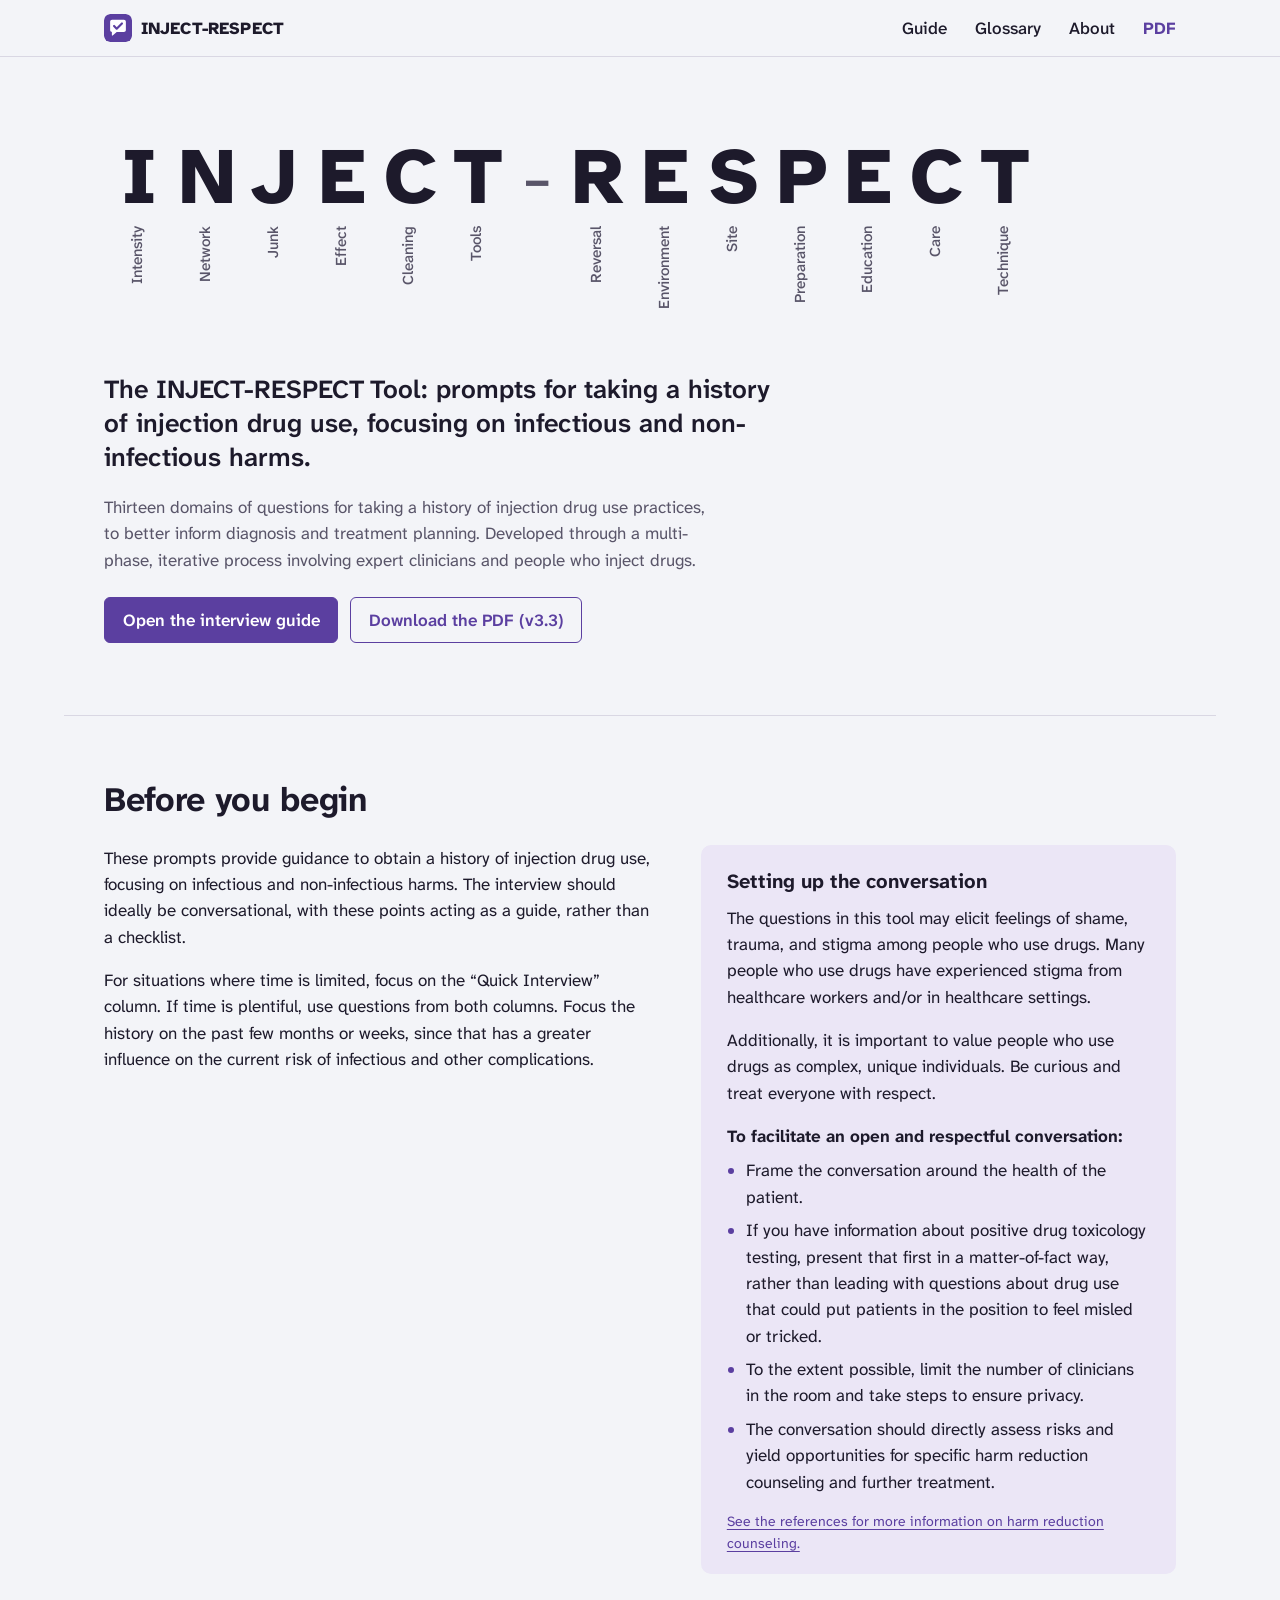
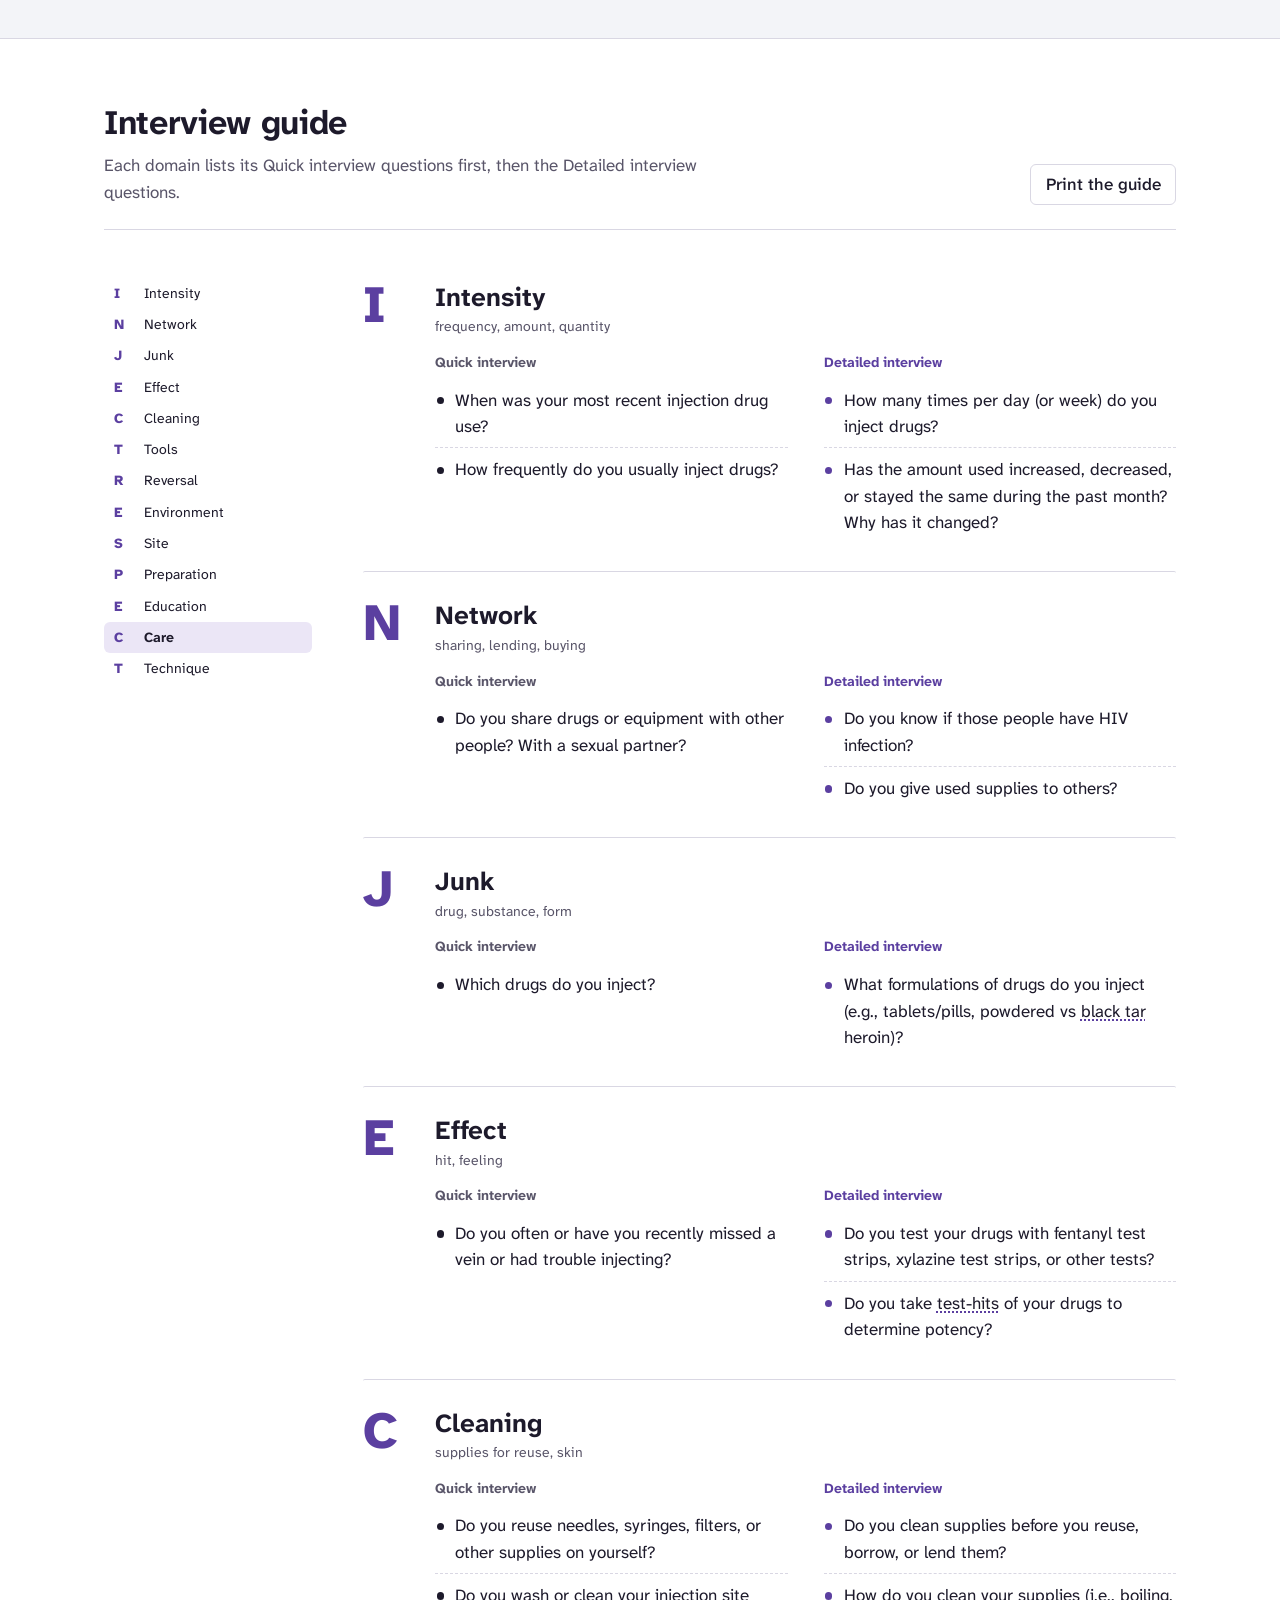
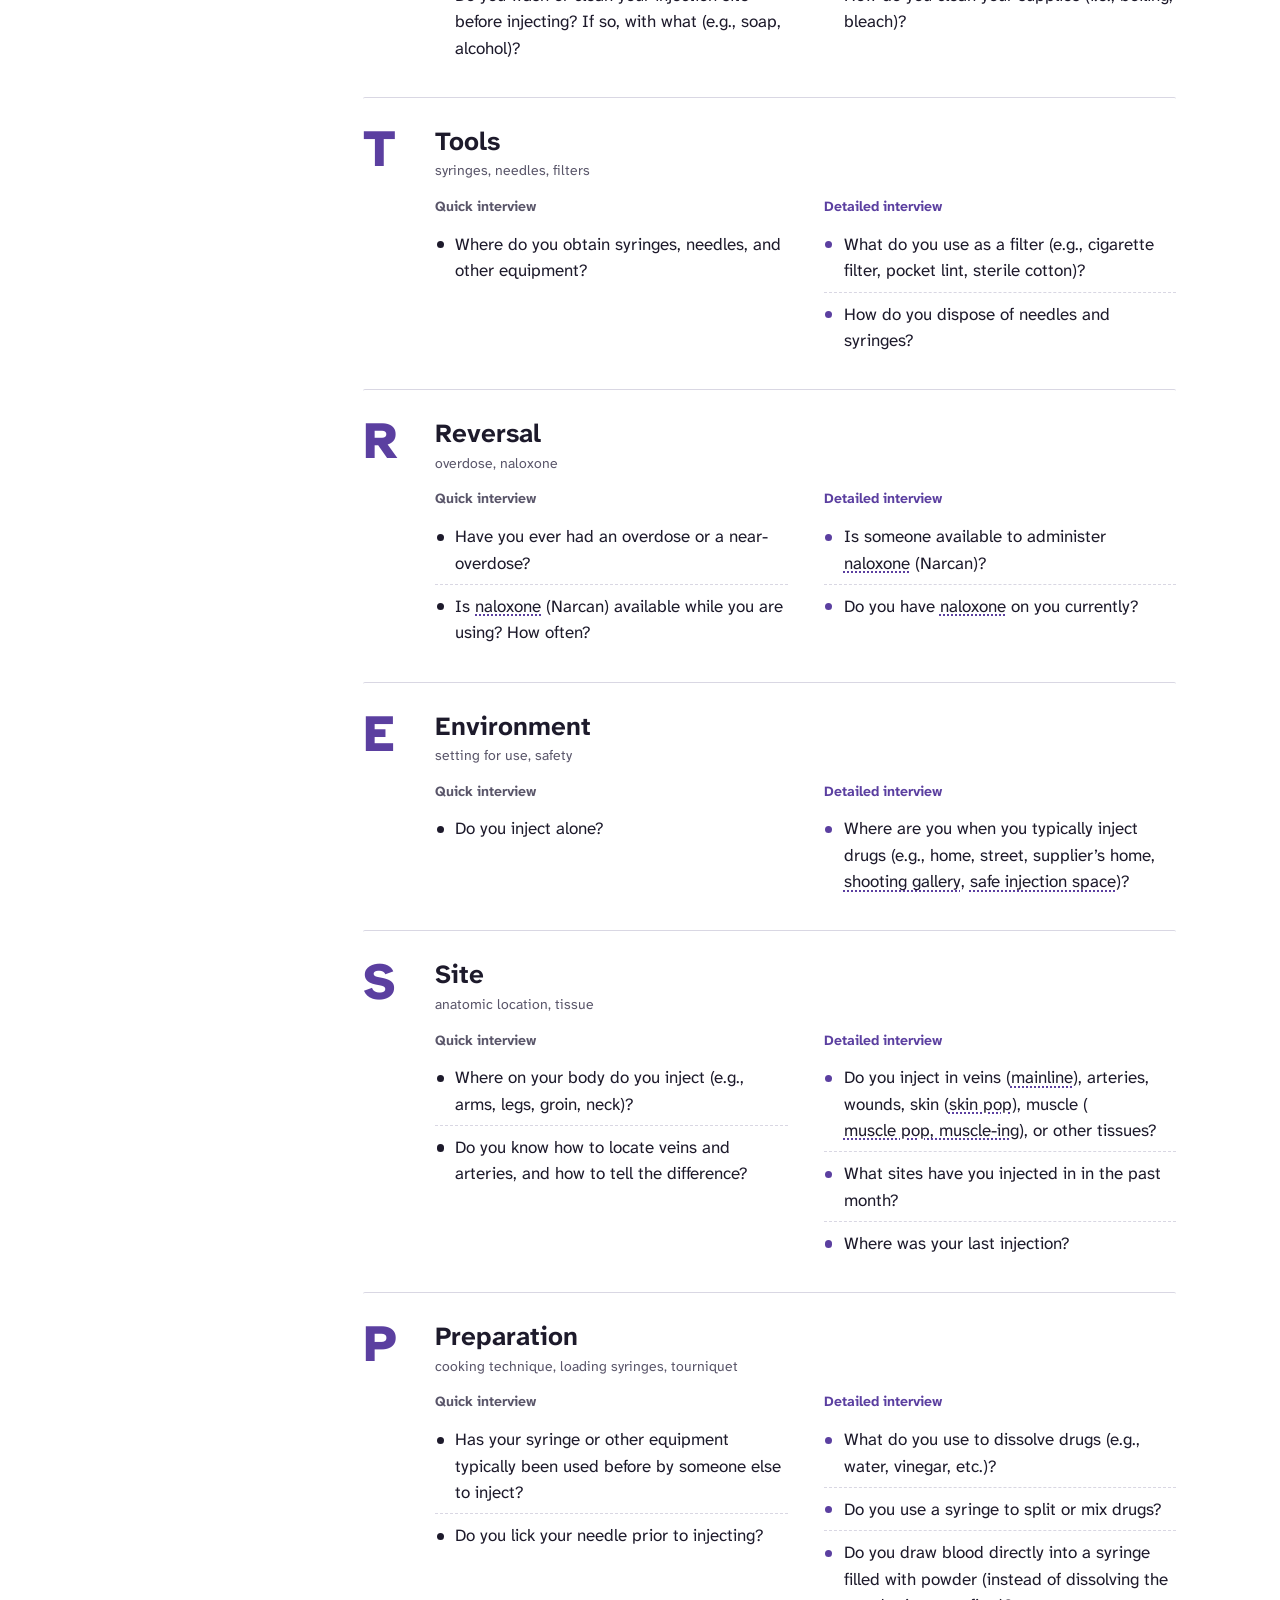
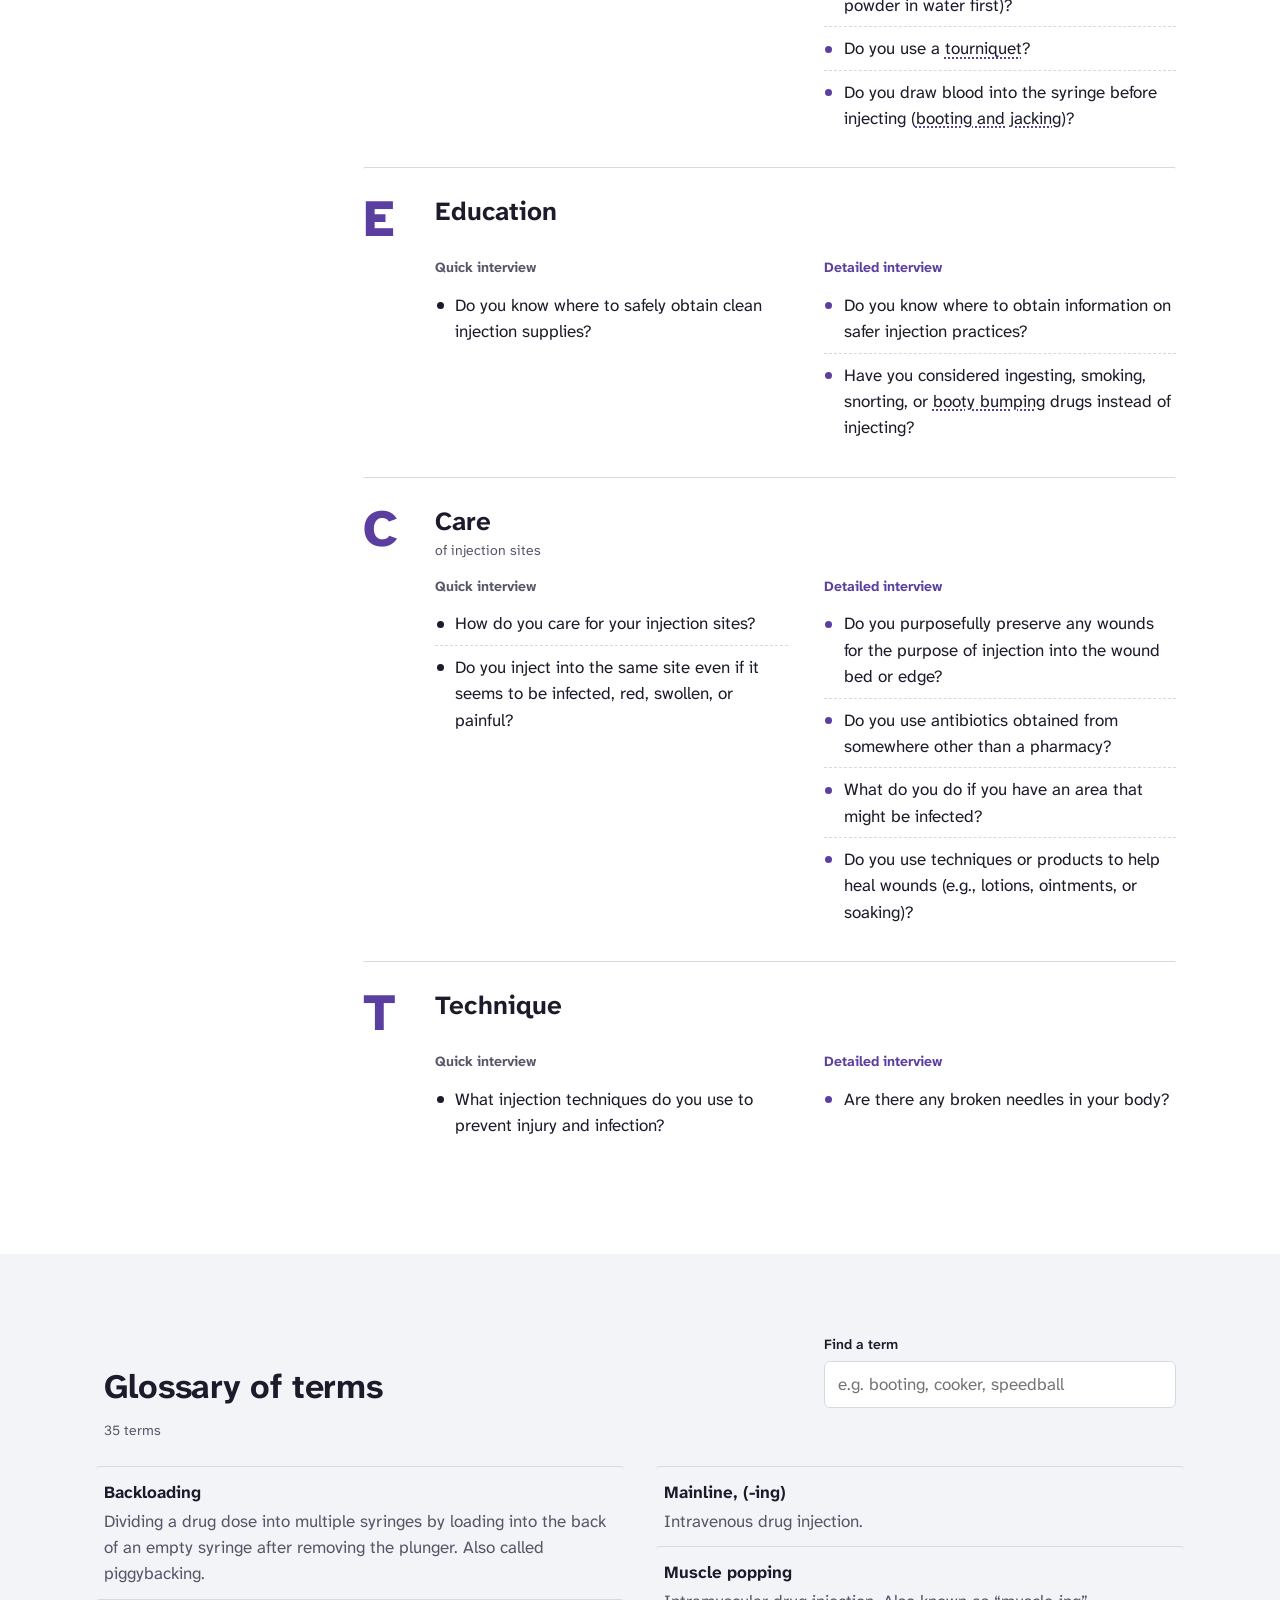
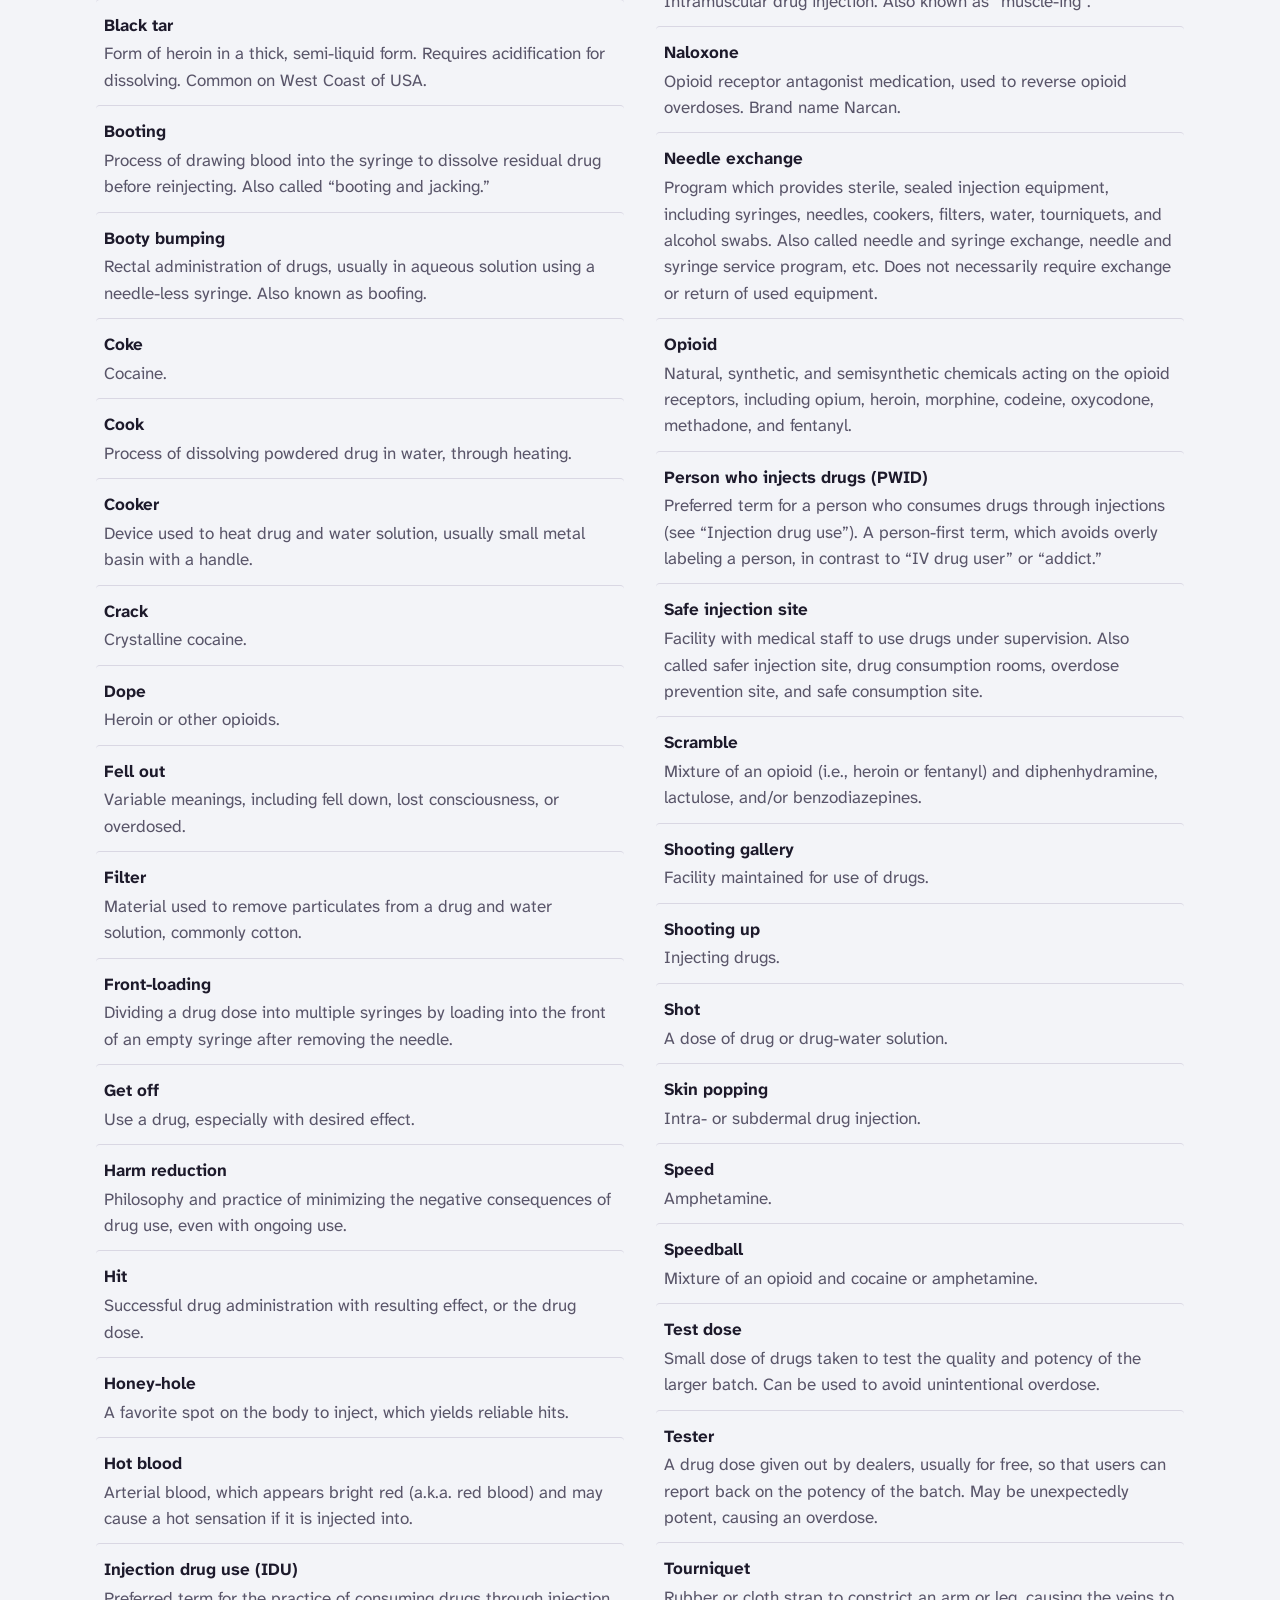
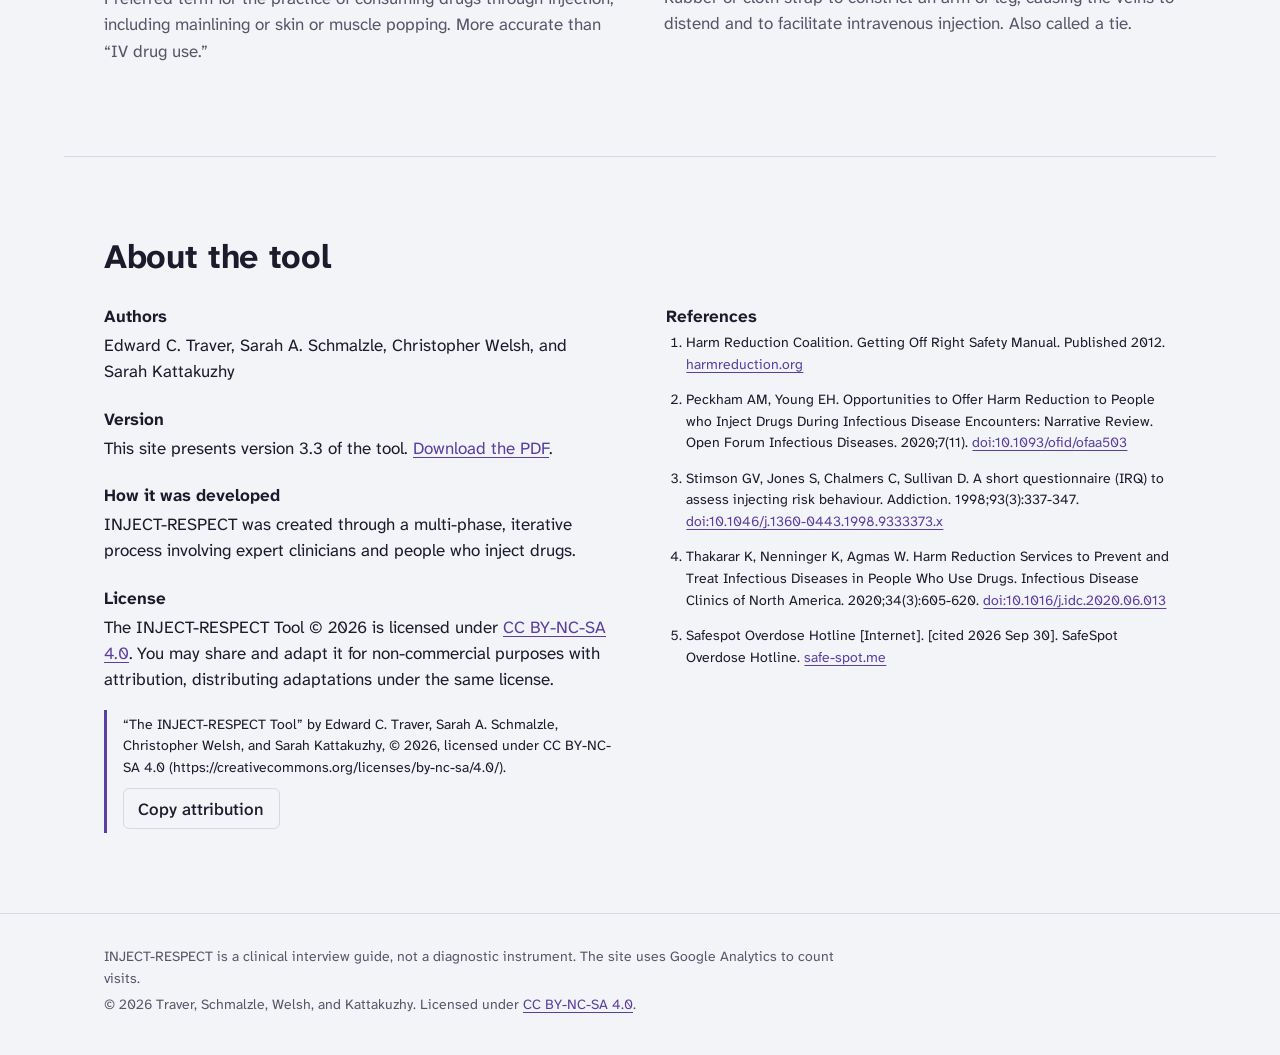
<file: index.html>
<!doctype html>
<html lang="en">
<head>
  <meta charset="utf-8">
  <!-- Google tag (gtag.js) -->
  <script async src="https://www.googletagmanager.com/gtag/js?id=G-ZGHD5GY416"></script>
  <script>
    window.dataLayer = window.dataLayer || [];
    function gtag(){dataLayer.push(arguments);}
    gtag('js', new Date());
    gtag('config', 'G-ZGHD5GY416');
  </script>
  <meta name="viewport" content="width=device-width, initial-scale=1">
  <title>The INJECT-RESPECT Tool | Injection drug use history</title>
  <meta name="description" content="INJECT-RESPECT: an interview guide for clinicians taking a history of injection drug use practices, focusing on infectious and non-infectious harms. Quick and detailed questions across 13 domains, with a glossary.">
  <meta name="author" content="Edward C. Traver, Sarah A. Schmalzle, Christopher Welsh, Sarah Kattakuzhy">
  <meta name="color-scheme" content="light dark">
  <meta name="theme-color" content="#5B3FA0">

  <meta property="og:type" content="website">
  <meta property="og:title" content="The INJECT-RESPECT Tool">
  <meta property="og:description" content="An interview guide for clinicians taking a history of injection drug use practices.">
  <!-- Replace with the full URL once published, e.g. https://USERNAME.github.io/REPO/assets/img/icon-512.png -->
  <meta property="og:image" content="assets/img/icon-512.png">

  <link rel="icon" href="assets/img/icon.svg" type="image/svg+xml">
  <link rel="icon" href="assets/img/favicon-32.png" sizes="32x32" type="image/png">
  <link rel="apple-touch-icon" href="assets/img/apple-touch-icon.png">
  <link rel="manifest" href="site.webmanifest">

  <link rel="preload" href="assets/fonts/atkinson-hyperlegible-next-latin-wght-normal.woff2" as="font" type="font/woff2" crossorigin>
  <link rel="stylesheet" href="assets/css/styles.css">
</head>
<body>
  <a class="skip-link" href="#guide">Skip to the interview guide</a>

  <header class="masthead">
    <div class="wrap masthead-inner">
      <a class="wordmark" href="#top" aria-label="INJECT-RESPECT home">
        <img src="assets/img/icon.svg" alt="" width="28" height="28">
        <span>INJECT-RESPECT</span>
      </a>
      <nav class="site-nav" aria-label="Site">
        <a href="#guide">Guide</a>
        <a href="#glossary">Glossary</a>
        <a href="#about">About</a>
        <a class="nav-pdf" href="assets/INJECT-RESPECT_Tool.pdf" download="The_INJECT-RESPECT_Tool_v3.3.pdf">PDF</a>
      </nav>
    </div>
  </header>

  <main id="top">
    <section class="intro wrap" aria-labelledby="page-title">
      <h1 id="page-title" class="visually-hidden">The INJECT-RESPECT Tool</h1>

      <nav class="mnemonic" aria-label="Jump to a domain" id="mnemonic">
        <!-- filled by app.js -->
      </nav>

      <div class="intro-text">
        <p class="lede">The INJECT-RESPECT Tool: prompts for taking a history of injection drug use, focusing on infectious and non-infectious harms.</p>
        <p>Thirteen domains of questions for taking a history of injection drug use practices, to better inform diagnosis and treatment planning. Developed through a multi-phase, iterative process involving expert clinicians and people who inject drugs.</p>
        <div class="intro-actions">
          <a class="button button-primary" href="#guide">Open the interview guide</a>
          <a class="button" href="assets/INJECT-RESPECT_Tool.pdf" download="The_INJECT-RESPECT_Tool_v3.3.pdf">Download the PDF (v3.3)</a>
        </div>
      </div>
    </section>

    <section class="before wrap" id="before" aria-labelledby="before-title">
      <h2 id="before-title">Before you begin</h2>
      <div class="before-grid">
        <div class="before-instructions" id="instructions"><!-- filled by app.js --></div>
        <aside class="framing" aria-labelledby="framing-title">
          <h3 id="framing-title">Setting up the conversation</h3>
          <div id="framing-lead"></div>
          <p class="framing-intro" id="framing-intro"></p>
          <ul id="framing-points"></ul>
          <p class="framing-more"><a href="#references-title" id="framing-more"></a></p>
        </aside>
      </div>
    </section>

    <section class="guide" id="guide" aria-labelledby="guide-title">
      <div class="wrap">
        <div class="guide-head">
          <div>
            <h2 id="guide-title">Interview guide</h2>
            <p class="guide-note">Each domain lists its Quick interview questions first, then the Detailed interview questions.</p>
          </div>
          <button type="button" class="button button-quiet js-print">Print the guide</button>
        </div>
      </div>

      <div class="wrap guide-body">
        <nav class="rail" aria-label="Domains">
          <ol id="rail-list"><!-- filled by app.js --></ol>
        </nav>
        <div class="domains" id="domains"><!-- filled by app.js --></div>
      </div>
    </section>

    <section class="glossary wrap" id="glossary" aria-labelledby="glossary-title">
      <div class="glossary-head">
        <h2 id="glossary-title">Glossary of terms</h2>
        <div class="search">
          <label for="glossary-search">Find a term</label>
          <input type="search" id="glossary-search" placeholder="e.g. booting, cooker, speedball" autocomplete="off">
        </div>
      </div>
      <p class="glossary-status" id="glossary-status" aria-live="polite"></p>
      <dl class="glossary-list" id="glossary-list"><!-- filled by app.js --></dl>
    </section>

    <section class="about wrap" id="about" aria-labelledby="about-title">
      <h2 id="about-title">About the tool</h2>
      <div class="about-grid">
        <div>
          <h3>Authors</h3>
          <p id="authors"></p>
          <h3>Version</h3>
          <p>This site presents version 3.3 of the tool. <a href="assets/INJECT-RESPECT_Tool.pdf" download="The_INJECT-RESPECT_Tool_v3.3.pdf">Download the PDF</a>.</p>
          <h3>How it was developed</h3>
          <p>INJECT-RESPECT was created through a multi-phase, iterative process involving expert clinicians and people who inject drugs.</p>
          <h3>License</h3>
          <p>The INJECT-RESPECT Tool © 2026 is licensed under <a href="https://creativecommons.org/licenses/by-nc-sa/4.0/" rel="license">CC BY-NC-SA 4.0</a>. You may share and adapt it for non-commercial purposes with attribution, distributing adaptations under the same license.</p>
          <div class="attribution">
            <p class="attribution-text" id="attribution-text"></p>
            <button type="button" class="button button-quiet" id="copy-attribution">Copy attribution</button>
          </div>
        </div>
        <div>
          <h3 id="references-title">References</h3>
          <ol class="references" id="references"></ol>
        </div>
      </div>
    </section>
  </main>

  <footer class="footer">
    <div class="wrap footer-inner">
      <p>INJECT-RESPECT is a clinical interview guide, not a diagnostic instrument. The site uses Google Analytics to count visits.</p>
      <p>© 2026 Traver, Schmalzle, Welsh, and Kattakuzhy. Licensed under <a href="https://creativecommons.org/licenses/by-nc-sa/4.0/" rel="license">CC BY-NC-SA 4.0</a>.</p>
    </div>
  </footer>

  <div class="term-pop" id="term-pop" role="dialog" aria-modal="false" aria-labelledby="term-pop-title" hidden>
    <p class="term-pop-title" id="term-pop-title"></p>
    <p class="term-pop-def" id="term-pop-def"></p>
    <a href="#glossary" class="term-pop-link" id="term-pop-link">Open in glossary</a>
  </div>

  <noscript>
    <p class="noscript">The interactive guide needs JavaScript. You can <a href="assets/INJECT-RESPECT_Tool.pdf">download the tool as a PDF</a> instead.</p>
  </noscript>

  <script src="assets/js/data.js"></script>
  <script src="assets/js/app.js"></script>
</body>
</html>
</file>
<file: assets/css/styles.css>
/* INJECT-RESPECT — site styles */

@font-face {
  font-family: "Atkinson Hyperlegible Next";
  src: url("../fonts/atkinson-hyperlegible-next-latin-wght-normal.woff2") format("woff2");
  font-weight: 200 800;
  font-style: normal;
  font-display: swap;
}
@font-face {
  font-family: "Atkinson Hyperlegible Next";
  src: url("../fonts/atkinson-hyperlegible-next-latin-wght-italic.woff2") format("woff2");
  font-weight: 200 800;
  font-style: italic;
  font-display: swap;
}

:root {
  --paper: #f3f4f8;
  --surface: #ffffff;
  --ink: #1d1a2b;
  --muted: #595569;
  --rule: #d9d7e3;
  --violet: #5b3fa0;
  --violet-strong: #47307f;
  --violet-soft: #ebe6f6;
  --covered: #2a7353;
  --covered-soft: #e3f1ea;
  --focus: #5b3fa0;

  --font: "Atkinson Hyperlegible Next", "Atkinson Hyperlegible", system-ui, -apple-system, "Segoe UI", Roboto, sans-serif;

  --step--1: 0.875rem;
  --step-0: 1.0625rem;
  --step-1: 1.25rem;
  --step-2: 1.625rem;
  --step-3: 2.125rem;

  --wrap: 72rem;
  --gutter: clamp(1rem, 4vw, 2.5rem);
  --masthead-h: 3.5rem;
  --sticky-top: var(--masthead-h);
}

@media (prefers-color-scheme: dark) {
  :root {
    --paper: #15131d;
    --surface: #1d1a28;
    --ink: #ebe9f2;
    --muted: #aba7bb;
    --rule: #34304a;
    --violet: #b6a1ee;
    --violet-strong: #cdbdf5;
    --violet-soft: #2a2440;
    --covered: #72c79f;
    --covered-soft: #1b3228;
    --focus: #cdbdf5;
  }
}

*, *::before, *::after { box-sizing: border-box; }

html {
  scroll-behavior: smooth;
  scroll-padding-top: calc(var(--sticky-top) + 1rem);
  -webkit-text-size-adjust: 100%;
}
@media (prefers-reduced-motion: reduce) {
  html { scroll-behavior: auto; }
  *, *::before, *::after { animation: none !important; transition: none !important; }
}

body {
  margin: 0;
  background: var(--paper);
  color: var(--ink);
  font-family: var(--font);
  font-size: var(--step-0);
  line-height: 1.55;
  font-weight: 400;
}

h1, h2, h3, h4 { line-height: 1.2; margin: 0; font-weight: 700; }
h2 { font-size: var(--step-3); letter-spacing: -0.01em; }
h3 { font-size: var(--step-1); }
p { margin: 0 0 1em; }
a { color: var(--violet); text-underline-offset: 0.18em; text-decoration-thickness: 1px; }
a:hover { color: var(--violet-strong); text-decoration-thickness: 2px; }

:focus-visible {
  outline: 3px solid var(--focus);
  outline-offset: 3px;
  border-radius: 4px;
}

.wrap {
  max-width: var(--wrap);
  margin-inline: auto;
  padding-inline: var(--gutter);
}

.visually-hidden {
  position: absolute !important;
  width: 1px; height: 1px;
  overflow: hidden; clip: rect(0 0 0 0);
  white-space: nowrap; border: 0; padding: 0; margin: -1px;
}

.skip-link {
  position: absolute; left: 1rem; top: -4rem; z-index: 100;
  background: var(--violet); color: #fff; padding: 0.6rem 1rem; border-radius: 6px;
}
.skip-link:focus { top: 0.75rem; color: #fff; }

/* ---------- Buttons ---------- */

.button {
  display: inline-flex; align-items: center; justify-content: center;
  min-height: 2.75rem;
  padding: 0.55rem 1.1rem;
  border: 1.5px solid var(--violet);
  border-radius: 6px;
  background: transparent;
  color: var(--violet);
  font: inherit; font-weight: 600;
  text-decoration: none;
  cursor: pointer;
}
.button:hover { background: var(--violet-soft); color: var(--violet-strong); text-decoration: none; }
.button-primary { background: var(--violet); color: #fff; }
.button-primary:hover { background: var(--violet-strong); color: #fff; }
@media (prefers-color-scheme: dark) {
  .button-primary, .button-primary:hover { color: #15131d; }
}
.button-quiet {
  border-color: var(--rule);
  color: var(--ink);
  font-weight: 500;
  min-height: 2.5rem;
  padding: 0.4rem 0.9rem;
}
.button-quiet:hover { border-color: var(--violet); background: var(--violet-soft); color: var(--ink); }

/* ---------- Masthead ---------- */

.masthead {
  position: sticky; top: 0; z-index: 30;
  background: var(--paper);
  border-bottom: 1px solid var(--rule);
}
.masthead-inner {
  height: var(--masthead-h);
  display: flex; align-items: center; justify-content: space-between; gap: 1rem;
}
.wordmark {
  display: inline-flex; align-items: center; gap: 0.55rem;
  color: var(--ink); text-decoration: none; font-weight: 800; letter-spacing: 0.01em; white-space: nowrap;
}
.wordmark:hover { color: var(--ink); }
.wordmark img { display: block; border-radius: 6px; }
.site-nav { display: flex; gap: clamp(0.75rem, 2.5vw, 1.75rem); }
.site-nav a { color: var(--ink); text-decoration: none; font-weight: 500; padding: 0.4rem 0; }
.site-nav a:hover { color: var(--violet); text-decoration: underline; }
.nav-pdf { color: var(--violet) !important; font-weight: 700 !important; }

/* ---------- Intro + mnemonic ---------- */

.intro {
  padding-top: clamp(2.5rem, 7vw, 5rem);
  padding-bottom: clamp(2.5rem, 6vw, 4.5rem);
}

.mnemonic {
  display: flex;
  flex-wrap: wrap;
  align-items: flex-start;
  gap: 0 clamp(0.25rem, 1vw, 0.75rem);
  margin-bottom: clamp(2rem, 5vw, 3.5rem);
}
.mnemonic-word { display: flex; }
.mnemonic-hyphen {
  font-size: clamp(2.4rem, 6.2vw, 5.25rem);
  font-weight: 300;
  line-height: 1;
  color: var(--muted);
  align-self: flex-start;
}
.mnemonic-item {
  display: flex; flex-direction: column; align-items: center;
  width: clamp(2.6rem, 5.3vw, 4.6rem);
  text-decoration: none;
  color: var(--ink);
  padding-bottom: 0.5rem;
  border-radius: 6px;
}
.mnemonic-letter {
  font-size: clamp(2.4rem, 6.2vw, 5.25rem);
  font-weight: 800;
  line-height: 1;
  letter-spacing: -0.02em;
}
.mnemonic-name {
  writing-mode: vertical-rl;
  transform: rotate(180deg);
  margin-top: 0.6rem;
  font-size: clamp(0.72rem, 1.3vw, 0.95rem);
  font-weight: 500;
  color: var(--muted);
  white-space: nowrap;
  text-align: end;
}
.mnemonic-item:hover .mnemonic-letter,
.mnemonic-item:focus-visible .mnemonic-letter { color: var(--violet-strong); text-decoration: underline; text-decoration-thickness: 4px; text-underline-offset: 0.08em; }
.mnemonic-item:hover .mnemonic-name { color: var(--ink); }

@media (max-width: 40rem) {
  .mnemonic { flex-direction: column; gap: 0.75rem; }
  .mnemonic-hyphen { display: none; }
  .mnemonic-item { width: calc((100vw - 2 * var(--gutter)) / 7); }
  .mnemonic-letter { font-size: clamp(2.25rem, 11vw, 3.25rem); }
  .mnemonic-name { font-size: 0.72rem; }
}

.intro-text { max-width: 42rem; }
.lede {
  font-size: var(--step-2);
  line-height: 1.3;
  font-weight: 600;
  margin-bottom: 0.75em;
}
.intro-text p:not(.lede) { color: var(--muted); max-width: 38rem; }
.intro-actions { display: flex; flex-wrap: wrap; gap: 0.75rem; margin-top: 1.5rem; }

/* ---------- Before you begin ---------- */

.before {
  padding-block: clamp(2.5rem, 6vw, 4rem);
  border-top: 1px solid var(--rule);
}
.before h2 { margin-bottom: 1.5rem; }
.before-grid {
  display: grid;
  grid-template-columns: minmax(0, 1.15fr) minmax(0, 1fr);
  gap: clamp(1.5rem, 4vw, 3.5rem);
  align-items: start;
}
.before-instructions p { max-width: 36rem; }
.framing {
  background: var(--violet-soft);
  border-radius: 10px;
  padding: 1.5rem 1.6rem 1.25rem;
}
.framing h3 { margin-bottom: 0.75rem; }
.framing p { color: var(--ink); }
.framing-intro { font-weight: 700; margin-bottom: 0.5rem; }
.framing ul { margin: 0 0 1rem; padding-left: 1.2rem; }
.framing-more { margin: 0; font-size: var(--step--1); }
.framing li { margin-bottom: 0.45rem; }
.framing li::marker { color: var(--violet); }
@media (max-width: 52rem) {
  .before-grid { grid-template-columns: 1fr; }
}

/* ---------- Guide ---------- */

.guide {
  border-top: 1px solid var(--rule);
  padding-top: clamp(2.5rem, 6vw, 4rem);
  background: var(--surface);
}
.guide-head { display: flex; flex-wrap: wrap; align-items: end; justify-content: space-between; gap: 1rem 2rem; margin-bottom: 1.5rem; padding-bottom: 1.5rem; border-bottom: 1px solid var(--rule); }
.guide-head h2 { margin-bottom: 0.5rem; }
.guide-note { color: var(--muted); max-width: 40rem; margin: 0; }

@media (max-width: 40rem) {
  :root { --sticky-top: 0px; }
  .masthead { position: static; }
  .masthead-inner { gap: 0.75rem; }
  .wordmark { font-size: 0.95rem; gap: 0.45rem; }
  .wordmark img { width: 24px; height: 24px; }
  .site-nav { gap: 0.9rem; font-size: 0.95rem; }
  .nav-pdf { display: none; }
}

.guide-body {
  display: grid;
  grid-template-columns: 13rem minmax(0, 1fr);
  gap: clamp(1.5rem, 4vw, 3.5rem);
  padding-top: 1.5rem;
  padding-bottom: clamp(3rem, 7vw, 5rem);
}

.rail {
  position: sticky;
  top: calc(var(--sticky-top) + 1.25rem);
  align-self: start;
}
.rail ol { list-style: none; margin: 0; padding: 0; }
.rail a {
  display: grid;
  grid-template-columns: 1.4rem 1fr;
  align-items: baseline;
  gap: 0.5rem;
  padding: 0.3rem 0.6rem;
  border-radius: 6px;
  color: var(--ink);
  text-decoration: none;
  font-size: var(--step--1);
}
.rail a:hover { background: var(--violet-soft); }
.rail a[aria-current="true"] { background: var(--violet-soft); font-weight: 700; }
.rail-letter { font-weight: 800; color: var(--violet); }

@media (max-width: 52rem) {
  .guide-body { grid-template-columns: 1fr; }
  .rail { display: none; }
}

.domain {
  padding-block: 1.75rem;
  border-top: 1px solid var(--rule);
  border-radius: 2px;
}
.domain:first-child { border-top: 0; padding-top: 0.25rem; }
.domain-head {
  display: grid;
  grid-template-columns: 3.5rem minmax(0, 1fr);
  align-items: start;
  gap: 1rem;
  margin-bottom: 1rem;
}
.domain-letter {
  font-size: 3.25rem;
  line-height: 0.9;
  font-weight: 800;
  color: var(--violet);
}
.domain-title h3 { font-size: var(--step-2); }
.domain-keywords { margin: 0.2rem 0 0; color: var(--muted); font-size: var(--step--1); }
.domain-groups {
  display: grid;
  grid-template-columns: repeat(2, minmax(0, 1fr));
  gap: 1.25rem 2.25rem;
  padding-left: 4.5rem;
}

.group h4 {
  font-size: var(--step--1);
  font-weight: 700;
  color: var(--muted);
  margin-bottom: 0.5rem;
}
.group-detailed h4 { color: var(--violet); }

@media (max-width: 64rem) {
  .domain-groups { grid-template-columns: 1fr; }
}
@media (max-width: 40rem) {
  .domain-head { grid-template-columns: 2.5rem minmax(0, 1fr); gap: 0.75rem; }
  .domain-letter { font-size: 2.5rem; }
  .domain-groups { padding-left: 0; }
}

.questions { list-style: none; margin: 0; padding: 0; }
.question {
  position: relative;
  padding: 0.5rem 0 0.5rem 1.25rem;
  max-width: 44rem;
}
.question::before {
  content: "";
  position: absolute; left: 0.1rem; top: 1.08em;
  width: 0.45rem; height: 0.45rem; border-radius: 50%;
  background: var(--violet);
}
.group-quick .question::before { background: var(--ink); }
.question + .question { border-top: 1px dashed var(--rule); }

.priority {
  display: inline-block;
  margin-left: 0.5rem;
  padding: 0 0.45rem;
  font-size: 0.75rem;
  font-weight: 700;
  border-radius: 4px;
  background: var(--violet);
  color: #fff;
  vertical-align: 0.1em;
}
.is-priority { font-weight: 700; }

.term {
  font: inherit;
  color: inherit;
  background: none;
  border: 0;
  padding: 0;
  cursor: help;
  text-decoration: underline dotted var(--violet);
  text-decoration-thickness: 2px;
  text-underline-offset: 0.2em;
}
.term:hover, .term[aria-expanded="true"] { color: var(--violet); }

.term-pop {
  position: absolute;
  z-index: 50;
  background: var(--surface);
  color: var(--ink);
  border: 1.5px solid var(--violet);
  border-radius: 8px;
  padding: 0.9rem 1rem 0.8rem;
  box-shadow: 0 12px 32px -12px rgba(29, 26, 43, 0.35);
}
.term-pop[hidden] { display: none; }
.term-pop-title { font-weight: 800; margin: 0 0 0.25rem; }
.term-pop-def { font-size: var(--step--1); margin: 0 0 0.5rem; }
.term-pop-link { font-size: var(--step--1); font-weight: 600; }

@keyframes flash {
  0% { background-color: var(--violet-soft); }
  100% { background-color: transparent; }
}
.is-flash { animation: flash 1.6s ease-out; }

/* ---------- Glossary ---------- */

.glossary {
  padding-block: clamp(3rem, 7vw, 5rem);
}
.glossary-head {
  display: flex; flex-wrap: wrap; align-items: end; justify-content: space-between; gap: 1rem 2rem;
  margin-bottom: 0.75rem;
}
.search { display: grid; gap: 0.3rem; min-width: min(100%, 22rem); }
.search label { font-size: var(--step--1); font-weight: 600; }
.search input {
  font: inherit;
  padding: 0.6rem 0.8rem;
  border: 1.5px solid var(--rule);
  border-radius: 6px;
  background: var(--surface);
  color: var(--ink);
}
.search input:focus { border-color: var(--violet); outline: none; box-shadow: 0 0 0 3px var(--violet-soft); }
.glossary-status { color: var(--muted); font-size: var(--step--1); margin-bottom: 1.5rem; }

.glossary-list {
  margin: 0;
  columns: 2 24rem;
  column-gap: 3rem;
}
.g-item {
  break-inside: avoid;
  padding: 0.75rem 0.5rem;
  margin: 0 -0.5rem;
  border-top: 1px solid var(--rule);
  border-radius: 4px;
}
.g-item[hidden] { display: none; }
.g-item dt { font-weight: 700; margin-bottom: 0.15rem; }
.g-item dd { margin: 0; color: var(--muted); max-width: 34rem; }

/* ---------- About ---------- */

.about {
  padding-block: clamp(3rem, 7vw, 5rem);
  border-top: 1px solid var(--rule);
}
.about h2 { margin-bottom: 1.75rem; }
.about-grid {
  display: grid;
  grid-template-columns: minmax(0, 1fr) minmax(0, 1fr);
  gap: clamp(1.5rem, 4vw, 3.5rem);
}
.about h3 { font-size: var(--step-0); margin-bottom: 0.35rem; }
.about p { max-width: 34rem; }
.about p + h3, .attribution + h3 { margin-top: 1.5rem; }
.attribution {
  border-left: 3px solid var(--violet);
  padding: 0.25rem 0 0.25rem 1rem;
}
.attribution-text { font-size: var(--step--1); margin-bottom: 0.6rem; }
.references { margin: 0; padding-left: 1.3rem; font-size: var(--step--1); }
.references li { margin-bottom: 0.85rem; }
.references a { overflow-wrap: anywhere; }
@media (max-width: 52rem) {
  .about-grid { grid-template-columns: 1fr; }
}

/* ---------- Footer ---------- */

.footer {
  border-top: 1px solid var(--rule);
  padding-block: 2rem 2.5rem;
  font-size: var(--step--1);
  color: var(--muted);
}
.footer-inner { display: grid; gap: 0.25rem; }
.footer p { margin: 0; max-width: 46rem; }

.noscript {
  max-width: var(--wrap); margin: 2rem auto; padding: 1rem var(--gutter);
  border: 1.5px solid var(--violet); border-radius: 8px;
}

/* ---------- Print: the guide as a paper checklist ---------- */

@media print {
  @page { margin: 14mm 14mm 16mm; }
  :root {
    --paper: #fff; --surface: #fff; --ink: #000; --muted: #444; --rule: #bbb;
    --violet: #3d2a70; --violet-soft: #fff; --covered: #000;
  }
  html { font-size: 11pt; }
  body { background: #fff; }
  .masthead, .skip-link, .intro-actions, .js-print, .rail, .guide-note,
  .search, .glossary-status, #copy-attribution, .footer, .term-pop, .mnemonic { display: none !important; }
  .intro { padding: 0 0 6mm; }
  .intro-text { max-width: none; }
  .lede { font-size: 16pt; }
  .intro-text::before { content: "INJECT-RESPECT"; display: block; font-size: 22pt; font-weight: 800; margin-bottom: 2mm; }
  .before { padding: 4mm 0; }
  .before-grid { grid-template-columns: 1.1fr 1fr; gap: 8mm; }
  .framing { border: 1px solid #999; padding: 4mm; }
  .guide { padding-top: 4mm; break-before: page; }
  .guide-body { display: block; padding: 0; }
  .domain { break-inside: avoid; padding-block: 3mm; }
  .domain-head { grid-template-columns: 12mm 1fr; margin-bottom: 1mm; }
  .domain-letter { font-size: 22pt; }
  .domain-title h3 { font-size: 13pt; }
  .domain-groups { padding-left: 16mm; gap: 2mm 8mm; }
  .question { padding: 1mm 0 1mm 4mm; }
  .question::before { top: 0.75em; width: 0; height: 0; border: 0.8mm solid #000; background: none !important; }
  .question + .question { border-top: 0; }
  .guide-head { border: 0; padding: 0; }
  .term { text-decoration: none; }
  .glossary { break-before: page; padding-block: 0; }
  .glossary-list { columns: 2; column-gap: 8mm; font-size: 9.5pt; }
  .g-item { padding: 1.5mm 0; margin: 0; }
  .g-item[hidden] { display: block; }
  .about { break-before: page; padding-block: 0; }
  .about-grid { grid-template-columns: 1fr 1fr; }
  a { color: #000; text-decoration: none; }
  .references a::after { content: ""; }
  h2 { font-size: 16pt; }
}
</file>
